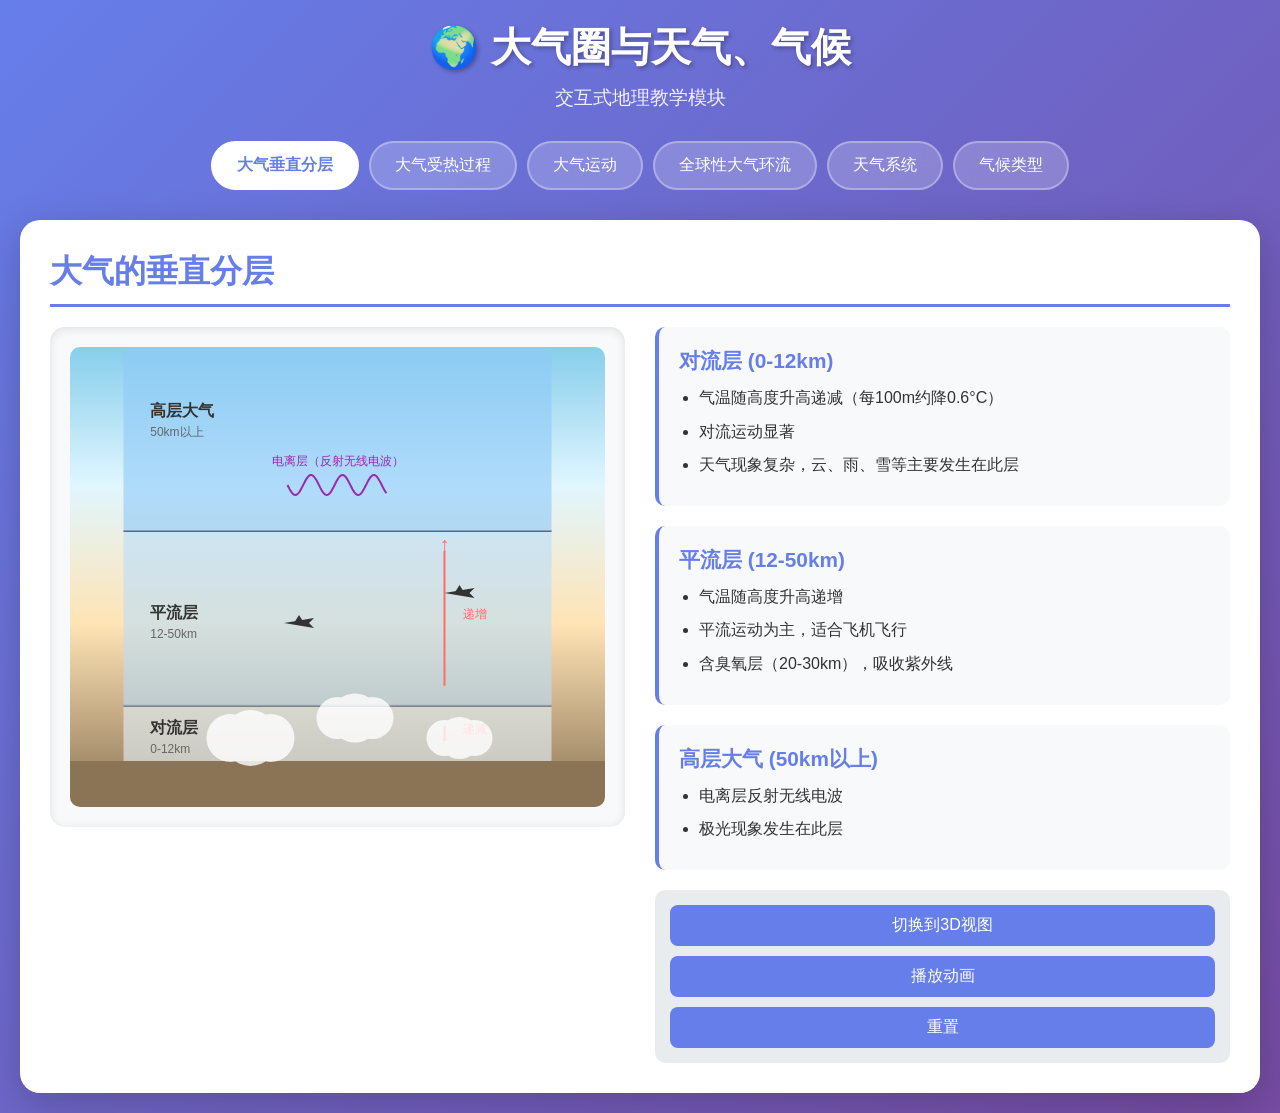
<file: atmosphere-weather-climate/index.html>
<!DOCTYPE html>
<html lang="zh-CN">
<head>
    <meta charset="UTF-8">
    <meta name="viewport" content="width=device-width, initial-scale=1.0">
    <title>大气圈与天气、气候 - 教学模块</title>
    <link rel="stylesheet" href="styles/main.css">
</head>
<body>
    <div class="container">
        <header class="header">
            <h1>🌍 大气圈与天气、气候</h1>
            <p class="subtitle">交互式地理教学模块</p>
        </header>

        <nav class="nav-tabs">
            <button class="tab-btn active" data-module="atmosphere-layers">大气垂直分层</button>
            <button class="tab-btn" data-module="heat-process">大气受热过程</button>
            <button class="tab-btn" data-module="atmosphere-motion">大气运动</button>
            <button class="tab-btn" data-module="global-circulation">全球性大气环流</button>
            <button class="tab-btn" data-module="weather-systems">天气系统</button>
            <button class="tab-btn" data-module="climate-types">气候类型</button>
        </nav>

        <main class="main-content">
            <!-- 大气垂直分层模块 -->
            <div id="atmosphere-layers" class="module active">
                <h2>大气的垂直分层</h2>
                <div class="module-content">
                    <div class="visualization-container">
                        <canvas id="layers-canvas"></canvas>
                        <div id="layers-3d-container" style="display: none;"></div>
                    </div>
                    <div class="info-panel">
                        <div class="info-section">
                            <h3>对流层 (0-12km)</h3>
                            <ul>
                                <li>气温随高度升高递减（每100m约降0.6°C）</li>
                                <li>对流运动显著</li>
                                <li>天气现象复杂，云、雨、雪等主要发生在此层</li>
                            </ul>
                        </div>
                        <div class="info-section">
                            <h3>平流层 (12-50km)</h3>
                            <ul>
                                <li>气温随高度升高递增</li>
                                <li>平流运动为主，适合飞机飞行</li>
                                <li>含臭氧层（20-30km），吸收紫外线</li>
                            </ul>
                        </div>
                        <div class="info-section">
                            <h3>高层大气 (50km以上)</h3>
                            <ul>
                                <li>电离层反射无线电波</li>
                                <li>极光现象发生在此层</li>
                            </ul>
                        </div>
                        <div class="controls">
                            <button id="view-toggle-layers" class="btn">切换到3D视图</button>
                            <button id="animate-layers" class="btn">播放动画</button>
                            <button id="reset-layers" class="btn">重置</button>
                        </div>
                    </div>
                </div>
            </div>

            <!-- 大气受热过程模块 -->
            <div id="heat-process" class="module">
                <h2>大气受热过程</h2>
                <div class="module-content">
                    <div class="visualization-container">
                        <canvas id="heat-canvas"></canvas>
                    </div>
                    <div class="info-panel">
                        <div class="info-section">
                            <h3>太阳辐射</h3>
                            <p>短波辐射，大气主要直接热源是地面辐射，而非太阳辐射</p>
                        </div>
                        <div class="info-section">
                            <h3>大气对太阳辐射的削弱作用</h3>
                            <ul>
                                <li><strong>吸收</strong>：臭氧吸收紫外线，水汽和CO₂吸收红外线</li>
                                <li><strong>反射</strong>：云层和尘埃反射太阳辐射</li>
                                <li><strong>散射</strong>：空气分子散射蓝光（天空呈蓝色）</li>
                            </ul>
                        </div>
                        <div class="info-section">
                            <h3>大气对地面的保温作用</h3>
                            <ul>
                                <li>大气逆辐射：地面辐射被大气吸收后，再以长波辐射形式返回地面</li>
                                <li>阴天保温效果强，昼夜温差小</li>
                                <li>应用：解释昼夜温差、温室效应、霜冻预警等</li>
                            </ul>
                        </div>
                        <div class="controls">
                            <label>
                                <input type="checkbox" id="cloudy-mode"> 阴天模式
                            </label>
                            <button id="animate-heat" class="btn">播放动画</button>
                        </div>
                    </div>
                </div>
            </div>

            <!-- 大气运动模块 -->
            <div id="atmosphere-motion" class="module">
                <h2>大气运动</h2>
                <div class="module-content">
                    <div class="visualization-container">
                        <canvas id="motion-canvas"></canvas>
                    </div>
                    <div class="info-panel">
                        <div class="motion-selector">
                            <button class="motion-btn active" data-type="thermal">热力环流</button>
                            <button class="motion-btn" data-type="sea-land">海陆风</button>
                            <button class="motion-btn" data-type="valley">山谷风</button>
                            <button class="motion-btn" data-type="wind-force">风的受力</button>
                        </div>
                        <div class="info-section" id="motion-info">
                            <h3>热力环流</h3>
                            <p>最基本的大气运动形式。受热地区空气上升，受冷地区空气下沉，形成环流。</p>
                            <ul>
                                <li><strong>海陆风</strong>：白天吹海风，夜晚吹陆风</li>
                                <li><strong>山谷风</strong>：白天吹谷风，夜晚吹山风</li>
                                <li><strong>城市风</strong>：城市热岛效应形成的环流</li>
                            </ul>
                        </div>
                        <div class="controls">
                            <label>
                                时间：<input type="range" id="time-slider" min="0" max="24" value="12" step="0.5">
                                <span id="time-display">12:00</span>
                            </label>
                            <button id="animate-motion" class="btn">播放动画</button>
                        </div>
                    </div>
                </div>
            </div>

            <!-- 全球性大气环流模块 -->
            <div id="global-circulation" class="module">
                <h2>全球性大气环流</h2>
                <div class="module-content">
                    <div class="visualization-container">
                        <canvas id="circulation-canvas"></canvas>
                        <div id="circulation-3d-container" style="display: none;"></div>
                    </div>
                    <div class="info-panel">
                        <div class="circulation-selector">
                            <button class="circ-btn active" data-type="three-cell">三圈环流</button>
                            <button class="circ-btn" data-type="pressure-belts">气压带风带</button>
                            <button class="circ-btn" data-type="monsoon">季风环流</button>
                        </div>
                        <div class="info-section" id="circulation-info">
                            <h3>三圈环流</h3>
                            <p>低纬环流、中纬环流、高纬环流，形成：</p>
                            <ul>
                                <li>赤道低气压带</li>
                                <li>副热带高气压带</li>
                                <li>副极地低气压带</li>
                                <li>极地高气压带</li>
                            </ul>
                        </div>
                        <div class="controls">
                            <button id="view-toggle-circulation" class="btn">切换到3D视图</button>
                            <label>
                                季节：
                                <select id="season-selector">
                                    <option value="spring">春季</option>
                                    <option value="summer">夏季</option>
                                    <option value="autumn">秋季</option>
                                    <option value="winter">冬季</option>
                                </select>
                            </label>
                            <button id="animate-circulation" class="btn">播放动画</button>
                        </div>
                    </div>
                </div>
            </div>

            <!-- 天气系统模块 -->
            <div id="weather-systems" class="module">
                <h2>常见天气系统</h2>
                <div class="module-content">
                    <div class="visualization-container">
                        <canvas id="weather-canvas"></canvas>
                        <div id="weather-3d-container" style="display: none;"></div>
                    </div>
                    <div class="info-panel">
                        <div class="weather-selector">
                            <button class="weather-btn active" data-type="cold-front">冷锋</button>
                            <button class="weather-btn" data-type="warm-front">暖锋</button>
                            <button class="weather-btn" data-type="stationary-front">准静止锋</button>
                            <button class="weather-btn" data-type="cyclone">气旋</button>
                            <button class="weather-btn" data-type="anticyclone">反气旋</button>
                            <button class="weather-btn" data-type="frontal-cyclone">锋面气旋</button>
                        </div>
                        <div class="info-section" id="weather-info">
                            <h3>冷锋</h3>
                            <ul>
                                <li>冷气团主动向暖气团移动</li>
                                <li>过境时：降温、大风、雨雪</li>
                                <li>过境后：气压升高、气温降低</li>
                            </ul>
                        </div>
                        <div class="controls">
                            <button id="view-toggle-weather" class="btn">切换到3D视图</button>
                            <button id="animate-weather" class="btn">播放动画</button>
                            <button id="reset-weather" class="btn">重置</button>
                        </div>
                    </div>
                </div>
            </div>

            <!-- 气候类型模块 -->
            <div id="climate-types" class="module">
                <h2>气候类型</h2>
                <div class="module-content">
                    <div class="visualization-container">
                        <canvas id="climate-canvas"></canvas>
                    </div>
                    <div class="info-panel">
                        <div class="climate-selector">
                            <select id="climate-type-selector">
                                <option value="">选择气候类型...</option>
                                <option value="tropical-rainforest">热带雨林气候</option>
                                <option value="tropical-savanna">热带草原气候</option>
                                <option value="tropical-desert">热带沙漠气候</option>
                                <option value="tropical-monsoon">热带季风气候</option>
                                <option value="subtropical-monsoon">亚热带季风气候</option>
                                <option value="mediterranean">地中海气候</option>
                                <option value="temperate-monsoon">温带季风气候</option>
                                <option value="temperate-oceanic">温带海洋性气候</option>
                                <option value="temperate-continental">温带大陆性气候</option>
                            </select>
                        </div>
                        <div class="info-section" id="climate-info">
                            <p>请从下拉菜单中选择一种气候类型查看详细信息</p>
                        </div>
                        <div class="climate-chart">
                            <canvas id="climate-chart-canvas"></canvas>
                        </div>
                        <div class="controls">
                            <h3>气候类型判读方法</h3>
                            <ul>
                                <li><strong>以温定带</strong>：根据最冷月均温判断温度带</li>
                                <li><strong>以水定型</strong>：根据降水特征判断气候类型</li>
                            </ul>
                        </div>
                    </div>
                </div>
            </div>
        </main>
    </div>

    <script src="/public/three.min.js"></script>
    <script src="js/modules/Three3DRenderer.js"></script>
    <script src="js/modules/AtmosphereLayers.js"></script>
    <script src="js/modules/HeatProcess.js"></script>
    <script src="js/modules/AtmosphereMotion.js"></script>
    <script src="js/modules/GlobalCirculation.js"></script>
    <script src="js/modules/WeatherSystems.js"></script>
    <script src="js/modules/ClimateTypes.js"></script>
    <script src="js/main.js"></script>
</body>
</html>
</file>
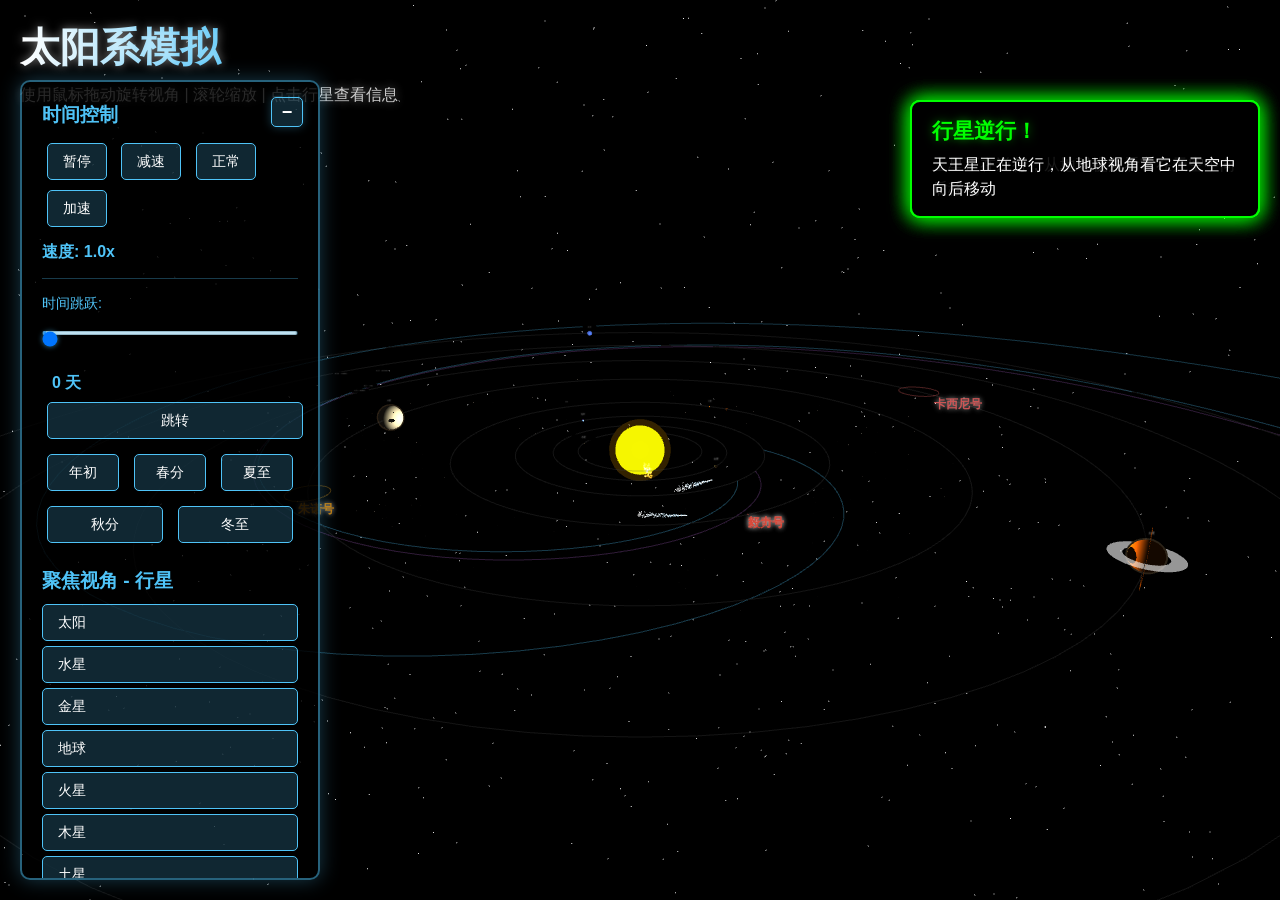
<file: planetary-simulation/index.html>
<!DOCTYPE html>
<html lang="zh-CN">
<head>
    <meta charset="UTF-8">
    <meta name="viewport" content="width=device-width, initial-scale=1.0">
    <title>太阳系3D展示</title>
    <link rel="stylesheet" href="./src/styles/index.css">
    <script src="/public/three.min.js"></script>
    <script src="/public/OrbitControls.js"></script>
</head>
<body>
    <div id="canvas-container"></div>
    <div class="info">
        <h1>太阳系模拟</h1>
        <p>使用鼠标拖动旋转视角 | 滚轮缩放 | 点击行星查看信息</p>
    </div>
    <div id="planet-info" class="planet-info"></div>
    <!-- 模块化文件，按依赖顺序加载 -->
    <script src="./src/config/index.js"></script>
    <script src="./src/modules/SceneManager.js"></script>
    <script src="./src/modules/PlanetManager.js"></script>
    <script src="./src/modules/CameraController.js"></script>
    <script src="./src/modules/AnimationController.js"></script>
    <script src="./src/modules/MeteorManager.js"></script>
    <script src="./src/modules/CometManager.js"></script>
    <script src="./src/modules/EventManager.js"></script>
    <script src="./src/modules/VisualizationManager.js"></script>
    <script src="./src/modules/TerminologyManager.js"></script>
    <script src="./src/modules/MissionManager.js"></script>
    <script src="./src/modules/AsteroidManager.js"></script>
    <script src="./src/modules/UIController.js"></script>
    <script src="./src/main.js"></script>
</body>
</html>
</file>
<file: atmosphere-weather-climate/styles/main.css>
* {
    margin: 0;
    padding: 0;
    box-sizing: border-box;
}

body {
    font-family: 'Microsoft YaHei', 'SimHei', Arial, sans-serif;
    background: linear-gradient(135deg, #667eea 0%, #764ba2 100%);
    min-height: 100vh;
    color: #333;
}

.container {
    max-width: 1400px;
    margin: 0 auto;
    padding: 20px;
}

.header {
    text-align: center;
    color: white;
    margin-bottom: 30px;
}

.header h1 {
    font-size: 2.5em;
    margin-bottom: 10px;
    text-shadow: 2px 2px 4px rgba(0,0,0,0.3);
}

.subtitle {
    font-size: 1.2em;
    opacity: 0.9;
}

.nav-tabs {
    display: flex;
    flex-wrap: wrap;
    gap: 10px;
    margin-bottom: 30px;
    justify-content: center;
}

.tab-btn {
    padding: 12px 24px;
    background: rgba(255, 255, 255, 0.2);
    border: 2px solid rgba(255, 255, 255, 0.3);
    border-radius: 25px;
    color: white;
    cursor: pointer;
    font-size: 1em;
    transition: all 0.3s;
    backdrop-filter: blur(10px);
}

.tab-btn:hover {
    background: rgba(255, 255, 255, 0.3);
    transform: translateY(-2px);
}

.tab-btn.active {
    background: white;
    color: #667eea;
    border-color: white;
    font-weight: bold;
}

.main-content {
    background: white;
    border-radius: 20px;
    padding: 30px;
    box-shadow: 0 10px 40px rgba(0,0,0,0.2);
}

.module {
    display: none;
}

.module.active {
    display: block;
}

.module h2 {
    color: #667eea;
    margin-bottom: 20px;
    font-size: 2em;
    border-bottom: 3px solid #667eea;
    padding-bottom: 10px;
}

.module-content {
    display: grid;
    grid-template-columns: 1fr 1fr;
    gap: 30px;
    align-items: start;
}

.visualization-container {
    background: #f8f9fa;
    border-radius: 15px;
    padding: 20px;
    box-shadow: inset 0 2px 10px rgba(0,0,0,0.1);
    min-height: 500px;
    display: flex;
    align-items: center;
    justify-content: center;
    position: relative;
}

.visualization-container > div[id$="-3d-container"] {
    width: 100%;
    height: 100%;
    min-height: 500px;
}

canvas {
    display: block;
    border-radius: 10px;
    background: white;
}

.info-panel {
    display: flex;
    flex-direction: column;
    gap: 20px;
}

.info-section {
    background: #f8f9fa;
    padding: 20px;
    border-radius: 10px;
    border-left: 4px solid #667eea;
}

.info-section h3 {
    color: #667eea;
    margin-bottom: 10px;
    font-size: 1.3em;
}

.info-section ul {
    margin-left: 20px;
    margin-top: 10px;
}

.info-section li {
    margin-bottom: 8px;
    line-height: 1.6;
}

.controls {
    background: #e9ecef;
    padding: 15px;
    border-radius: 10px;
    display: flex;
    flex-direction: column;
    gap: 10px;
}

.btn {
    padding: 10px 20px;
    background: #667eea;
    color: white;
    border: none;
    border-radius: 8px;
    cursor: pointer;
    font-size: 1em;
    transition: all 0.3s;
}

.btn:hover {
    background: #5568d3;
    transform: translateY(-2px);
    box-shadow: 0 4px 8px rgba(0,0,0,0.2);
}

.motion-selector,
.circulation-selector,
.weather-selector {
    display: flex;
    flex-wrap: wrap;
    gap: 10px;
    margin-bottom: 20px;
}

.motion-btn,
.circ-btn,
.weather-btn {
    padding: 8px 16px;
    background: #e9ecef;
    border: 2px solid #dee2e6;
    border-radius: 8px;
    cursor: pointer;
    transition: all 0.3s;
    font-size: 0.9em;
}

.motion-btn:hover,
.circ-btn:hover,
.weather-btn:hover {
    background: #dee2e6;
}

.motion-btn.active,
.circ-btn.active,
.weather-btn.active {
    background: #667eea;
    color: white;
    border-color: #667eea;
}

.climate-selector select {
    width: 100%;
    padding: 12px;
    border: 2px solid #dee2e6;
    border-radius: 8px;
    font-size: 1em;
    margin-bottom: 20px;
}

.climate-chart {
    margin-top: 20px;
    background: white;
    padding: 20px;
    border-radius: 10px;
    border: 2px solid #dee2e6;
}

input[type="range"] {
    width: 100%;
    margin: 10px 0;
}

input[type="checkbox"] {
    margin-right: 8px;
    transform: scale(1.2);
}

label {
    display: flex;
    align-items: center;
    cursor: pointer;
}

@media (max-width: 968px) {
    .module-content {
        grid-template-columns: 1fr;
    }
    
    .visualization-container {
        min-height: 400px;
    }
    
    .header h1 {
        font-size: 2em;
    }
    
    .nav-tabs {
        flex-direction: column;
    }
    
    .tab-btn {
        width: 100%;
    }
}
</file>
<file: planetary-simulation/src/styles/index.css>
* {
    margin: 0;
    padding: 0;
    box-sizing: border-box;
}

body {
    overflow: hidden;
    font-family: 'Arial', sans-serif;
    background: #000;
}

#canvas-container {
    width: 100vw;
    height: 100vh;
    position: relative;
}

.info {
    position: absolute;
    top: 20px;
    left: 20px;
    color: #fff;
    z-index: 100;
    text-shadow: 0 0 10px rgba(255, 255, 255, 0.5);
}

.info h1 {
    font-size: 2.5em;
    margin-bottom: 10px;
    background: linear-gradient(90deg, #fff, #4fc3f7, #fff);
    -webkit-background-clip: text;
    -webkit-text-fill-color: transparent;
    background-clip: text;
    animation: glow 3s ease-in-out infinite;
}

.info p {
    font-size: 1em;
    opacity: 0.8;
}

@keyframes glow {
    0%, 100% {
        filter: brightness(1);
    }
    50% {
        filter: brightness(1.5);
    }
}

/* 行星信息面板 */
.planet-info {
    position: absolute;
    top: 20px;
    right: 20px;
    background: rgba(0, 0, 0, 0.8);
    color: #fff;
    padding: 20px;
    border-radius: 10px;
    min-width: 250px;
    max-width: 350px;
    max-height: calc(100vh - 100px); /* 限制最大高度 */
    display: none;
    z-index: 200;
    border: 2px solid rgba(79, 195, 247, 0.5);
    box-shadow: 0 0 20px rgba(79, 195, 247, 0.3);
    overflow-y: auto; /* 启用垂直滚动 */
    overflow-x: hidden; /* 隐藏水平滚动 */
}

/* 行星信息面板滚动条样式 */
.planet-info::-webkit-scrollbar {
    width: 8px;
}

.planet-info::-webkit-scrollbar-track {
    background: rgba(79, 195, 247, 0.1);
    border-radius: 4px;
}

.planet-info::-webkit-scrollbar-thumb {
    background: rgba(79, 195, 247, 0.5);
    border-radius: 4px;
}

.planet-info::-webkit-scrollbar-thumb:hover {
    background: rgba(79, 195, 247, 0.7);
}

.planet-info h2 {
    margin: 0 0 15px 0;
    color: #4fc3f7;
    font-size: 1.8em;
    text-align: center;
}

.planet-info p {
    margin: 10px 0;
    line-height: 1.6;
}

.planet-info strong {
    color: #4fc3f7;
}

.planet-info .info-section {
    margin-bottom: 15px;
    padding-bottom: 15px;
    border-bottom: 1px solid rgba(79, 195, 247, 0.2);
}

.planet-info .info-section:last-child {
    border-bottom: none;
    margin-bottom: 0;
    padding-bottom: 0;
}

.planet-info .info-section h3 {
    margin: 0 0 10px 0;
    color: #4fc3f7;
    font-size: 1.1em;
    font-weight: bold;
}

/* 详细数据样式 */
.planet-info .detailed-data {
    background: rgba(79, 195, 247, 0.05);
    padding: 12px;
    border-radius: 5px;
    margin-top: 10px;
}

/* 事实列表样式 */
.planet-info .facts ul {
    list-style: none;
    padding-left: 0;
    margin: 10px 0;
}

.planet-info .facts li {
    padding: 8px 0;
    padding-left: 20px;
    position: relative;
    line-height: 1.6;
    border-bottom: 1px solid rgba(79, 195, 247, 0.1);
}

.planet-info .facts li:last-child {
    border-bottom: none;
}

.planet-info .facts li:before {
    content: "✦";
    position: absolute;
    left: 0;
    color: #4fc3f7;
    font-size: 0.9em;
}

/* 探索任务样式 */
.planet-info .missions-list {
    margin-top: 10px;
}

.planet-info .mission-item {
    background: rgba(79, 195, 247, 0.08);
    padding: 10px;
    margin-bottom: 8px;
    border-radius: 5px;
    border-left: 3px solid #4fc3f7;
}

.planet-info .mission-item strong {
    display: block;
    color: #4fc3f7;
    margin-bottom: 5px;
    font-size: 1.05em;
}

.planet-info .mission-desc {
    margin: 5px 0 0 0;
    font-size: 0.9em;
    opacity: 0.9;
    line-height: 1.5;
}

/* 天文术语提示样式 */
.terminology-tooltip {
    position: fixed;
    background: rgba(0, 0, 0, 0.95);
    color: #fff;
    padding: 15px;
    border-radius: 8px;
    max-width: 350px;
    z-index: 10000;
    pointer-events: none;
    box-shadow: 0 4px 20px rgba(79, 195, 247, 0.3);
    border: 1px solid rgba(79, 195, 247, 0.5);
    font-size: 14px;
    line-height: 1.6;
}

.terminology-tooltip .tooltip-header {
    margin-bottom: 10px;
    padding-bottom: 8px;
    border-bottom: 1px solid rgba(79, 195, 247, 0.3);
}

.terminology-tooltip .tooltip-header strong {
    color: #4fc3f7;
    font-size: 16px;
}

.terminology-tooltip .tooltip-content {
    color: #e0e0e0;
}

.terminology-tooltip .tooltip-example {
    margin-top: 10px;
    padding-top: 10px;
    border-top: 1px solid rgba(79, 195, 247, 0.2);
    color: #b0b0b0;
    font-style: italic;
}

/* 术语高亮样式 */
[data-term] {
    cursor: help;
    text-decoration: underline;
    text-decoration-style: dotted;
    text-decoration-color: rgba(79, 195, 247, 0.6);
    transition: all 0.2s ease;
}

[data-term]:hover {
    color: #4fc3f7;
    text-decoration-color: #4fc3f7;
}

/* 截图通知动画 */
@keyframes slideIn {
    from {
        transform: translateX(100%);
        opacity: 0;
    }
    to {
        transform: translateX(0);
        opacity: 1;
    }
}

@keyframes slideOut {
    from {
        transform: translateX(0);
        opacity: 1;
    }
    to {
        transform: translateX(100%);
        opacity: 0;
    }
}

/* 控制面板 */
#control-panel {
    position: absolute;
    bottom: 20px;
    left: 20px;
    background: rgba(0, 0, 0, 0.8);
    color: #fff;
    padding: 20px;
    border-radius: 10px;
    z-index: 200;
    border: 2px solid rgba(79, 195, 247, 0.5);
    box-shadow: 0 0 20px rgba(79, 195, 247, 0.3);
    min-width: 200px;
    max-width: 300px;
    max-height: calc(100vh - 100px); /* 限制最大高度 */
    overflow-y: auto; /* 启用垂直滚动 */
    overflow-x: hidden; /* 隐藏水平滚动 */
    transition: transform 0.3s ease, opacity 0.3s ease;
}

/* 控制面板隐藏状态 */
#control-panel.hidden {
    transform: translateX(calc(-100% - 20px));
    opacity: 0;
    pointer-events: none;
}

/* 控制面板滚动条样式 */
#control-panel::-webkit-scrollbar {
    width: 8px;
}

#control-panel::-webkit-scrollbar-track {
    background: rgba(79, 195, 247, 0.1);
    border-radius: 4px;
}

#control-panel::-webkit-scrollbar-thumb {
    background: rgba(79, 195, 247, 0.5);
    border-radius: 4px;
}

#control-panel::-webkit-scrollbar-thumb:hover {
    background: rgba(79, 195, 247, 0.7);
}

/* 控制面板隐藏/显示按钮 */
#toggle-panel-btn {
    position: fixed;
    bottom: 20px;
    left: 20px;
    background: rgba(79, 195, 247, 0.2);
    border: 1px solid #4fc3f7;
    color: #fff;
    width: 35px;
    height: 35px;
    border-radius: 5px;
    cursor: pointer;
    display: flex;
    align-items: center;
    justify-content: center;
    font-size: 20px;
    transition: all 0.3s ease;
    z-index: 201;
    font-weight: bold;
    line-height: 1;
    box-shadow: 0 0 10px rgba(79, 195, 247, 0.3);
}

/* 当按钮在面板内部时 */
#toggle-panel-btn.in-panel {
    position: absolute;
    bottom: auto;
    left: auto;
    top: 10px;
    right: 10px;
    width: 30px;
    height: 30px;
    font-size: 18px;
}

#toggle-panel-btn:hover {
    background: rgba(79, 195, 247, 0.4);
    box-shadow: 0 0 15px rgba(79, 195, 247, 0.6);
    transform: scale(1.1);
}

#toggle-panel-btn:active {
    transform: scale(0.95);
}

.control-group {
    margin-bottom: 20px;
}

.control-group:last-child {
    margin-bottom: 0;
}

.control-group h3 {
    margin: 0 0 10px 0;
    color: #4fc3f7;
    font-size: 1.2em;
}

#control-panel button {
    background: rgba(79, 195, 247, 0.2);
    border: 1px solid #4fc3f7;
    color: #fff;
    padding: 8px 15px;
    margin: 5px;
    border-radius: 5px;
    cursor: pointer;
    transition: all 0.3s;
    font-size: 0.9em;
}

#control-panel button:hover {
    background: rgba(79, 195, 247, 0.4);
    box-shadow: 0 0 10px rgba(79, 195, 247, 0.5);
    transform: translateY(-2px);
}

#control-panel button:active {
    transform: translateY(0);
}

.time-scale {
    margin-top: 10px;
    color: #4fc3f7;
    font-weight: bold;
}

.time-jump-control {
    margin-top: 15px;
    padding-top: 15px;
    border-top: 1px solid rgba(79, 195, 247, 0.3);
}

.time-jump-control label {
    display: block;
    margin-bottom: 8px;
    color: #4fc3f7;
    font-size: 0.9em;
}

.time-jump-control input[type="range"] {
    width: 100%;
    margin: 8px 0;
    cursor: pointer;
}

.time-jump-control input[type="range"]::-webkit-slider-thumb {
    appearance: none;
    width: 16px;
    height: 16px;
    border-radius: 50%;
    background: #4fc3f7;
    cursor: pointer;
    box-shadow: 0 0 5px rgba(79, 195, 247, 0.5);
}

.time-jump-control input[type="range"]::-moz-range-thumb {
    width: 16px;
    height: 16px;
    border-radius: 50%;
    background: #4fc3f7;
    cursor: pointer;
    border: none;
    box-shadow: 0 0 5px rgba(79, 195, 247, 0.5);
}

.time-jump-control input[type="range"]::-webkit-slider-runnable-track {
    height: 4px;
    background: rgba(79, 195, 247, 0.3);
    border-radius: 2px;
}

.time-jump-control input[type="range"]::-moz-range-track {
    height: 4px;
    background: rgba(79, 195, 247, 0.3);
    border-radius: 2px;
}

.time-jump-control #time-jump-value {
    display: inline-block;
    margin-left: 10px;
    color: #4fc3f7;
    font-weight: bold;
    min-width: 60px;
}

.time-jump-control #jump-time-btn {
    display: block;
    width: 100%;
    margin-top: 8px;
}

/* 时间轴标记容器 */
#time-slider-marks {
    position: relative;
    width: 100%;
    height: 20px;
    margin: 5px 0;
    pointer-events: none;
}

/* 时间轴标记点 */
.time-slider-mark {
    position: absolute;
    width: 8px;
    height: 8px;
    border-radius: 50%;
    transform: translateX(-50%);
    cursor: pointer;
    pointer-events: all;
    box-shadow: 0 0 5px currentColor;
    transition: all 0.2s ease;
    z-index: 10;
}

.time-slider-mark:hover {
    width: 12px;
    height: 12px;
    box-shadow: 0 0 10px currentColor;
    transform: translateX(-50%) translateY(-2px);
}

/* 预设时间点按钮组 */
.preset-time-buttons {
    display: flex;
    gap: 5px;
    margin-top: 10px;
    flex-wrap: wrap;
}

.preset-time-btn {
    flex: 1;
    min-width: 60px;
    padding: 6px 10px;
    background: rgba(79, 195, 247, 0.1);
    border: 1px solid rgba(79, 195, 247, 0.3);
    color: #4fc3f7;
    border-radius: 4px;
    cursor: pointer;
    font-size: 0.85em;
    transition: all 0.2s ease;
}

.preset-time-btn:hover {
    background: rgba(79, 195, 247, 0.2);
    border-color: rgba(79, 195, 247, 0.5);
    box-shadow: 0 0 10px rgba(79, 195, 247, 0.3);
}

.view-btn {
    display: block;
    width: 100%;
    margin: 5px 0 !important;
    text-align: left;
}

.moon-btn {
    font-size: 0.85em !important;
    padding: 6px 12px !important;
}

/* 事件通知 */
.event-notification {
    position: fixed;
    top: 100px;
    right: 20px;
    background: rgba(0, 0, 0, 0.9);
    color: #fff;
    padding: 15px 20px;
    border-radius: 10px;
    border: 2px solid #00ff00;
    box-shadow: 0 0 20px rgba(0, 255, 0, 0.5);
    z-index: 1000;
    min-width: 250px;
    max-width: 350px;
    transform: translateX(400px);
    opacity: 0;
    transition: all 0.3s ease;
}

.event-notification.show {
    transform: translateX(0);
    opacity: 1;
}

.notification-content h4 {
    margin: 0 0 8px 0;
    color: #00ff00;
    font-size: 1.3em;
    text-shadow: 0 0 10px rgba(0, 255, 0, 0.5);
}

.notification-content p {
    margin: 0;
    line-height: 1.5;
    color: #fff;
}

/* 事件历史面板 */
.event-history-panel {
    position: fixed;
    top: 50%;
    left: 50%;
    transform: translate(-50%, -50%);
    background: rgba(0, 0, 0, 0.9);
    border: 2px solid #00ff00;
    border-radius: 10px;
    padding: 20px;
    z-index: 2000;
    min-width: 400px;
    max-width: 600px;
    max-height: 70vh;
    display: none;
    box-shadow: 0 0 30px rgba(0, 255, 0, 0.5);
}

.event-history-header {
    display: flex;
    justify-content: space-between;
    align-items: center;
    margin-bottom: 15px;
    padding-bottom: 10px;
    border-bottom: 1px solid #00ff00;
}

.event-history-header h3 {
    margin: 0;
    color: #00ff00;
    text-shadow: 0 0 10px rgba(0, 255, 0, 0.5);
}

#close-events-btn {
    background: transparent;
    border: 1px solid #00ff00;
    color: #00ff00;
    font-size: 24px;
    width: 30px;
    height: 30px;
    border-radius: 50%;
    cursor: pointer;
    display: flex;
    align-items: center;
    justify-content: center;
    padding: 0;
    line-height: 1;
}

#close-events-btn:hover {
    background: rgba(0, 255, 0, 0.2);
}

.event-history-content {
    max-height: 60vh;
    overflow-y: auto;
    padding-right: 10px;
}

.event-history-content::-webkit-scrollbar {
    width: 8px;
}

.event-history-content::-webkit-scrollbar-track {
    background: rgba(0, 255, 0, 0.1);
    border-radius: 4px;
}

.event-history-content::-webkit-scrollbar-thumb {
    background: rgba(0, 255, 0, 0.5);
    border-radius: 4px;
}

.event-history-content::-webkit-scrollbar-thumb:hover {
    background: rgba(0, 255, 0, 0.7);
}

.event-item {
    background: rgba(0, 255, 0, 0.1);
    border: 1px solid rgba(0, 255, 0, 0.3);
    border-radius: 5px;
    padding: 12px;
    margin-bottom: 10px;
}

.event-header {
    display: flex;
    justify-content: space-between;
    align-items: center;
    margin-bottom: 8px;
}

.event-type {
    color: #00ff00;
    font-weight: bold;
    font-size: 1.1em;
    text-shadow: 0 0 5px rgba(0, 255, 0, 0.5);
}

.event-time {
    color: #aaa;
    font-size: 0.9em;
}

.event-description {
    color: #fff;
    line-height: 1.4;
}

.no-events {
    text-align: center;
    color: #888;
    padding: 20px;
    font-style: italic;
}

/* 可视化增强切换控件 */
.toggle-label {
    display: flex;
    align-items: center;
    margin: 8px 0;
    cursor: pointer;
    user-select: none;
    padding: 5px 0;
}

.toggle-label input[type="checkbox"] {
    margin-right: 10px;
    width: 18px;
    height: 18px;
    cursor: pointer;
    appearance: none;
    -webkit-appearance: none;
    -moz-appearance: none;
    background: rgba(79, 195, 247, 0.2);
    border: 2px solid #4fc3f7;
    border-radius: 4px;
    position: relative;
    transition: all 0.3s ease;
}

.toggle-label input[type="checkbox"]:checked {
    background: rgba(79, 195, 247, 0.6);
    border-color: #4fc3f7;
}

.toggle-label input[type="checkbox"]:checked::after {
    content: '✓';
    position: absolute;
    top: 50%;
    left: 50%;
    transform: translate(-50%, -50%);
    color: #fff;
    font-size: 14px;
    font-weight: bold;
}

.toggle-label input[type="checkbox"]:hover {
    box-shadow: 0 0 10px rgba(79, 195, 247, 0.5);
    transform: scale(1.1);
}

.toggle-label span {
    color: #fff;
    font-size: 0.9em;
    transition: color 0.3s ease;
}

.toggle-label:hover span {
    color: #4fc3f7;
}

/* 历史事件时间线面板 */
.historical-timeline-panel {
    position: fixed;
    top: 50%;
    left: 50%;
    transform: translate(-50%, -50%);
    background: rgba(0, 0, 0, 0.95);
    border: 2px solid #4fc3f7;
    border-radius: 10px;
    padding: 20px;
    z-index: 2000;
    min-width: 500px;
    max-width: 700px;
    max-height: 80vh;
    display: none;
    box-shadow: 0 0 30px rgba(79, 195, 247, 0.5);
}

.timeline-header {
    display: flex;
    justify-content: space-between;
    align-items: center;
    margin-bottom: 15px;
    padding-bottom: 10px;
    border-bottom: 1px solid #4fc3f7;
}

.timeline-header h3 {
    margin: 0;
    color: #4fc3f7;
    text-shadow: 0 0 10px rgba(79, 195, 247, 0.5);
}

#close-timeline-btn {
    background: transparent;
    border: 1px solid #4fc3f7;
    color: #4fc3f7;
    font-size: 24px;
    width: 30px;
    height: 30px;
    border-radius: 50%;
    cursor: pointer;
    display: flex;
    align-items: center;
    justify-content: center;
    padding: 0;
    line-height: 1;
}

#close-timeline-btn:hover {
    background: rgba(79, 195, 247, 0.2);
}

.timeline-content {
    max-height: 65vh;
    overflow-y: auto;
}

.timeline-content::-webkit-scrollbar {
    width: 8px;
}

.timeline-content::-webkit-scrollbar-track {
    background: rgba(79, 195, 247, 0.1);
    border-radius: 4px;
}

.timeline-content::-webkit-scrollbar-thumb {
    background: rgba(79, 195, 247, 0.5);
    border-radius: 4px;
}

.timeline-content::-webkit-scrollbar-thumb:hover {
    background: rgba(79, 195, 247, 0.7);
}

.timeline-event {
    background: rgba(79, 195, 247, 0.05);
    border-left: 3px solid #4fc3f7;
    padding: 15px;
    margin-bottom: 15px;
    border-radius: 5px;
    transition: all 0.3s ease;
}

.timeline-event:hover {
    background: rgba(79, 195, 247, 0.1);
    transform: translateX(5px);
}

.timeline-event-header {
    display: flex;
    justify-content: space-between;
    align-items: center;
    margin-bottom: 8px;
}

.timeline-event-type {
    font-weight: bold;
    font-size: 0.9em;
    text-transform: uppercase;
}

.timeline-event-date {
    color: #aaa;
    font-size: 0.9em;
}

.timeline-event-name {
    font-size: 1.2em;
    font-weight: bold;
    margin-bottom: 8px;
}

.timeline-event-description {
    color: #ccc;
    line-height: 1.6;
    margin-bottom: 10px;
}

.timeline-jump-btn {
    background: rgba(79, 195, 247, 0.2);
    border: 1px solid #4fc3f7;
    color: #4fc3f7;
    padding: 6px 12px;
    border-radius: 4px;
    cursor: pointer;
    font-size: 0.85em;
    transition: all 0.2s ease;
}

.timeline-jump-btn:hover {
    background: rgba(79, 195, 247, 0.4);
    box-shadow: 0 0 10px rgba(79, 195, 247, 0.5);
}

/* 实时数据图表面板 */
.data-charts-panel {
    position: fixed;
    top: 50%;
    left: 50%;
    transform: translate(-50%, -50%);
    background: rgba(0, 0, 0, 0.95);
    border: 2px solid #4fc3f7;
    border-radius: 10px;
    padding: 20px;
    z-index: 2000;
    min-width: 650px;
    max-width: 800px;
    max-height: 85vh;
    display: none;
    box-shadow: 0 0 30px rgba(79, 195, 247, 0.5);
}

.charts-header {
    display: flex;
    justify-content: space-between;
    align-items: center;
    margin-bottom: 15px;
    padding-bottom: 10px;
    border-bottom: 1px solid #4fc3f7;
}

.charts-header h3 {
    margin: 0;
    color: #4fc3f7;
    text-shadow: 0 0 10px rgba(79, 195, 247, 0.5);
}

#close-charts-btn {
    background: transparent;
    border: 1px solid #4fc3f7;
    color: #4fc3f7;
    font-size: 24px;
    width: 30px;
    height: 30px;
    border-radius: 50%;
    cursor: pointer;
    display: flex;
    align-items: center;
    justify-content: center;
    padding: 0;
    line-height: 1;
}

#close-charts-btn:hover {
    background: rgba(79, 195, 247, 0.2);
}

.charts-tabs {
    display: flex;
    gap: 10px;
    margin-bottom: 15px;
}

.chart-tab {
    background: rgba(79, 195, 247, 0.1);
    border: 1px solid #4fc3f7;
    color: #4fc3f7;
    padding: 8px 16px;
    border-radius: 5px;
    cursor: pointer;
    transition: all 0.2s ease;
    font-size: 0.9em;
}

.chart-tab:hover {
    background: rgba(79, 195, 247, 0.2);
}

.chart-tab.active {
    background: rgba(79, 195, 247, 0.3);
    box-shadow: 0 0 10px rgba(79, 195, 247, 0.5);
}

.charts-content {
    max-height: 60vh;
    overflow-y: auto;
}

.charts-content::-webkit-scrollbar {
    width: 8px;
}

.charts-content::-webkit-scrollbar-track {
    background: rgba(79, 195, 247, 0.1);
    border-radius: 4px;
}

.charts-content::-webkit-scrollbar-thumb {
    background: rgba(79, 195, 247, 0.5);
    border-radius: 4px;
}

.charts-content::-webkit-scrollbar-thumb:hover {
    background: rgba(79, 195, 247, 0.7);
}

.chart-container {
    margin-bottom: 20px;
    background: rgba(79, 195, 247, 0.05);
    border-radius: 5px;
    padding: 10px;
}

.chart-container canvas {
    display: block;
    border: 1px solid rgba(79, 195, 247, 0.3);
    border-radius: 5px;
}

.chart-legend {
    margin-top: 15px;
    padding-top: 15px;
    border-top: 1px solid rgba(79, 195, 247, 0.3);
}

.legend-title {
    color: #4fc3f7;
    font-weight: bold;
    margin-bottom: 10px;
    font-size: 0.9em;
}

.legend-item {
    display: flex;
    align-items: center;
    gap: 8px;
    margin-bottom: 5px;
    font-size: 0.85em;
}

.legend-color {
    width: 16px;
    height: 16px;
    border-radius: 3px;
    border: 1px solid rgba(79, 195, 247, 0.5);
}

.legend-label {
    color: #ccc;
}

/* 统计面板样式 */
.statistics-panel {
    position: fixed;
    top: 50%;
    right: 20px;
    transform: translateY(-50%);
    background: rgba(0, 0, 0, 0.95);
    border: 2px solid #4fc3f7;
    border-radius: 10px;
    padding: 20px;
    z-index: 2000;
    min-width: 350px;
    max-width: 400px;
    max-height: 80vh;
    display: none;
    box-shadow: 0 0 30px rgba(79, 195, 247, 0.5);
    overflow-y: auto;
}

.stats-header {
    display: flex;
    justify-content: space-between;
    align-items: center;
    margin-bottom: 15px;
    padding-bottom: 10px;
    border-bottom: 1px solid #4fc3f7;
}

.stats-header h3 {
    margin: 0;
    color: #4fc3f7;
    text-shadow: 0 0 10px rgba(79, 195, 247, 0.5);
}

#close-stats-btn {
    background: transparent;
    border: 1px solid #4fc3f7;
    color: #4fc3f7;
    font-size: 24px;
    width: 30px;
    height: 30px;
    border-radius: 50%;
    cursor: pointer;
    display: flex;
    align-items: center;
    justify-content: center;
    padding: 0;
    line-height: 1;
}

#close-stats-btn:hover {
    background: rgba(79, 195, 247, 0.2);
}

.stats-content {
    display: flex;
    flex-direction: column;
    gap: 15px;
}

.stat-item {
    display: flex;
    justify-content: space-between;
    align-items: center;
    padding: 10px;
    background: rgba(79, 195, 247, 0.1);
    border-radius: 5px;
    border: 1px solid rgba(79, 195, 247, 0.3);
}

.stat-label {
    color: #4fc3f7;
    font-size: 0.9em;
}

.stat-value {
    color: #fff;
    font-weight: bold;
    font-size: 1em;
}

.stat-section {
    margin-top: 10px;
    padding-top: 15px;
    border-top: 1px solid rgba(79, 195, 247, 0.3);
}

.stat-section h4 {
    color: #4fc3f7;
    margin: 0 0 10px 0;
    font-size: 1em;
}

.revolutions-list {
    display: flex;
    flex-direction: column;
    gap: 8px;
}

.revolution-item {
    display: flex;
    align-items: center;
    gap: 10px;
    padding: 8px;
    background: rgba(79, 195, 247, 0.05);
    border-radius: 5px;
    font-size: 0.9em;
}

.revolution-planet {
    color: #4fc3f7;
    font-weight: bold;
    min-width: 60px;
}

.revolution-count {
    color: #fff;
    font-weight: bold;
}

.revolution-period {
    color: #aaa;
    font-size: 0.85em;
    margin-left: auto;
}

.no-data {
    color: #888;
    font-style: italic;
    text-align: center;
    padding: 10px;
}
</file>
